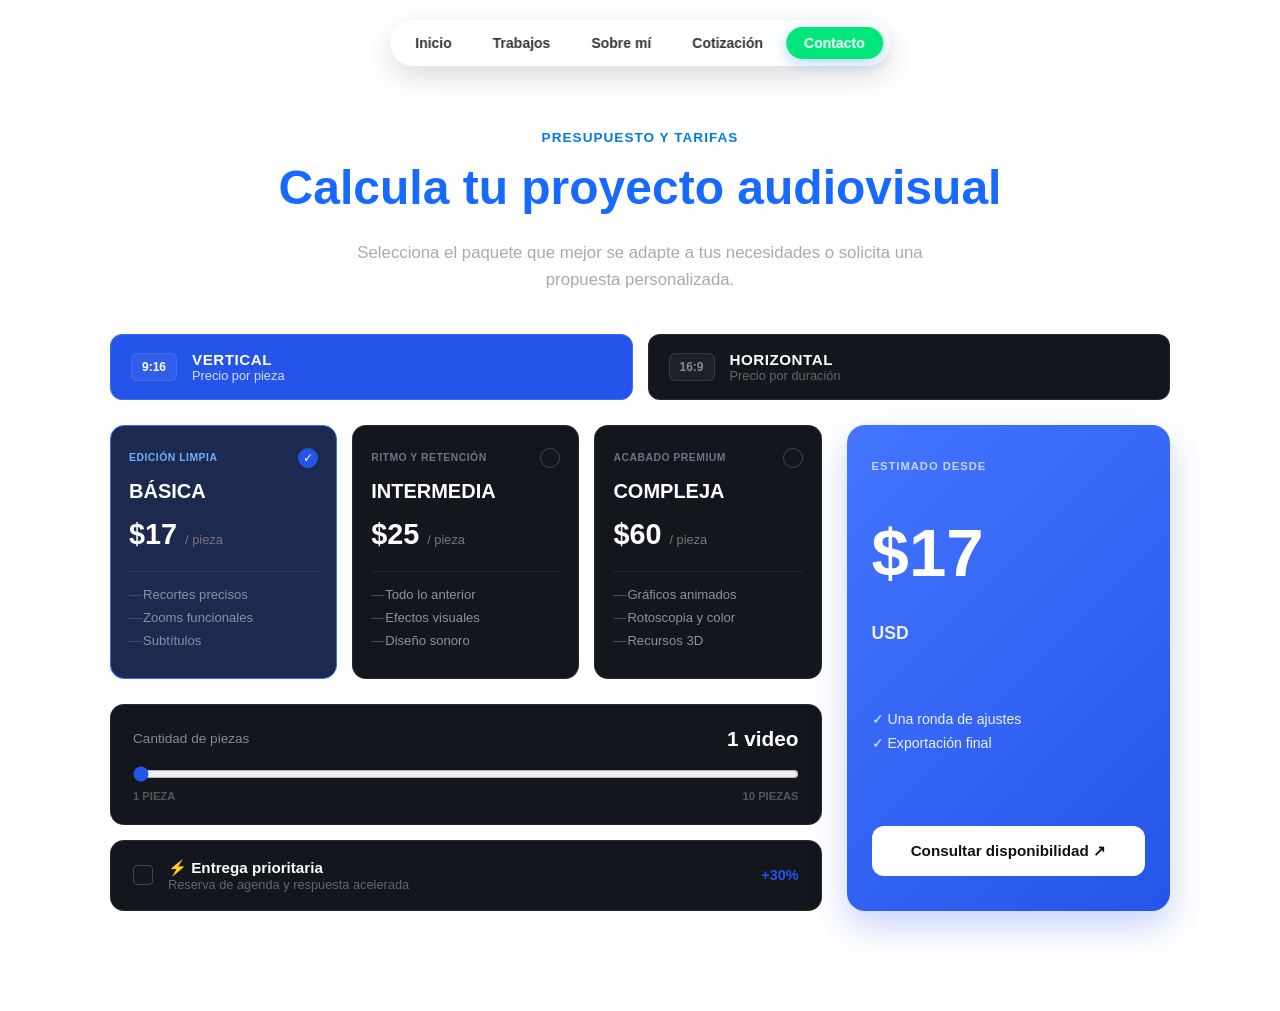
<file: cotizacion.html>
<!DOCTYPE html>
<html lang="es">
<head>
    <meta charset="UTF-8">
    <meta name="viewport" content="width=device-width, initial-scale=1.0">
    <title>Cotización - Editor de Video</title>
    <link rel="stylesheet" href="style.css">
</head>
<body>

    <!-- NAVBAR FLOTANTE IDÉNTICO AL PRINCIPAL -->
    <nav class="navbar-flotante" id="navbar-menu">
        <div class="nav-indicator"></div>
        <a href="index.html#inicio" class="nav-inicio">Inicio</a>
        <a href="index.html#trabajos" class="nav-trabajos">Trabajos</a>
        <a href="index.html#sobre-mi" class="nav-sobre">Sobre mí</a>
        <a href="cotizacion.html" class="nav-cotizacion">Cotización</a>
        <a href="index.html#contacto" class="btn-destacado">Contacto</a>
    </nav>

    <!-- ENCABEZADO PRINCIPAL -->
    <section class="encabezado-cotizador">
        <span class="subtitulo-categoria">PRESUPUESTO Y TARIFAS</span>
        <h1 class="titulo-presentacion" style="color: #1869ff; margin-top: 10px;">Calcula tu proyecto audiovisual</h1>
        <p class="texto-presentacion" style="color: #aaa; max-width: 600px; margin: 0 auto;">
            Selecciona el paquete que mejor se adapte a tus necesidades o solicita una propuesta personalizada.
        </p>
    </section>

    <!-- CONTENEDOR DEL COTIZADOR INTERACTIVO -->
    <section class="contenedor-cotizador">
        
        <!-- Pestañas Formato: Vertical / Horizontal -->
        <div class="cotizador-formato-tabs">
            <button class="tab-formato activo" data-formato="vertical">
                <span class="ico-formato">9:16</span>
                <div class="info-tab">
                    <strong>VERTICAL</strong>
                    <small>Precio por pieza</small>
                </div>
            </button>
            <button class="tab-formato" data-formato="horizontal">
                <span class="ico-formato">16:9</span>
                <div class="info-tab">
                    <strong>HORIZONTAL</strong>
                    <small>Precio por duración</small>
                </div>
            </button>
        </div>

        <!-- GRID PRINCIPAL (Planes + Controles a la izq / Card de Totales a la der) -->
        <div class="cotizador-grid">
            
            <div class="cotizador-panel-izq">
                <!-- Planes de Edición -->
                <div class="planes-grid">
                    
                    <div class="card-plan activo" data-plan="basica" data-precio="17">
                        <div class="plan-header">
                            <span class="badge-plan">EDICIÓN LIMPIA</span>
                            <span class="check-icon">✓</span>
                        </div>
                        <h3>BÁSICA</h3>
                        <div class="precio-plan">$<span class="val-p">17</span> <small>/ pieza</small></div>
                        <ul class="lista-features">
                            <li>Recortes precisos</li>
                            <li>Zooms funcionales</li>
                            <li>Subtítulos</li>
                        </ul>
                    </div>

                    <div class="card-plan" data-plan="intermedia" data-precio="25">
                        <div class="plan-header">
                            <span class="badge-plan">RITMO Y RETENCIÓN</span>
                            <span class="check-icon">✓</span>
                        </div>
                        <h3>INTERMEDIA</h3>
                        <div class="precio-plan">$<span class="val-p">25</span> <small>/ pieza</small></div>
                        <ul class="lista-features">
                            <li>Todo lo anterior</li>
                            <li>Efectos visuales</li>
                            <li>Diseño sonoro</li>
                        </ul>
                    </div>

                    <div class="card-plan" data-plan="compleja" data-precio="60">
                        <div class="plan-header">
                            <span class="badge-plan">ACABADO PREMIUM</span>
                            <span class="check-icon">✓</span>
                        </div>
                        <h3>COMPLEJA</h3>
                        <div class="precio-plan">$<span class="val-p">60</span> <small>/ pieza</small></div>
                        <ul class="lista-features">
                            <li>Gráficos animados</li>
                            <li>Rotoscopia y color</li>
                            <li>Recursos 3D</li>
                        </ul>
                    </div>

                </div>

                <!-- Selector de Cantidad (Slider) -->
                <div class="box-control-cantidad">
                    <div class="cant-header">
                        <label for="range-videos">Cantidad de piezas</label>
                        <span id="cant-display">1 video</span>
                    </div>
                    <input type="range" id="range-videos" min="1" max="10" value="1" step="1">
                    <div class="range-labels">
                        <span>1 PIEZA</span>
                        <span>10 PIEZAS</span>
                    </div>
                </div>

                <!-- Option Checkbox (Entrega Prioritaria) -->
                <div class="box-addon">
                    <label class="addon-label">
                        <input type="checkbox" id="check-prioritaria">
                        <span class="custom-checkbox"></span>
                        <div class="addon-info">
                            <strong>⚡ Entrega prioritaria</strong>
                            <p>Reserva de agenda y respuesta acelerada</p>
                        </div>
                        <span class="addon-precio">+30%</span>
                    </label>
                </div>

            </div>

            <!-- Panel Derecho: Resumen y Precio Final -->
            <div class="cotizador-panel-der">
                <div class="card-total-azul">
                    <span class="sub-estimado">ESTIMADO DESDE</span>
                    <div class="monto-total">$<span id="total-monto">17</span></div>
                    <span class="moneda-label">USD</span>

                    <ul class="lista-garantias">
                        <li>✓ Una ronda de ajustes</li>
                        <li>✓ Exportación final</li>
                    </ul>

                    <a href="#" id="btn-whatsapp-cotiza" target="_blank" class="btn-consultar-disp">
                        Consultar disponibilidad ↗
                    </a>
                </div>
            </div>

        </div>

    </section>

    <!-- SCRIPT DE NAVEGACIÓN Y CÁLCULO -->
    <script>
        // 1. Navbar Animación Flotante
        const navbar = document.getElementById('navbar-menu');
        const indicator = navbar.querySelector('.nav-indicator');
        const links = navbar.querySelectorAll('a:not(.btn-destacado)');

        function moveIndicator(element) {
            const navRect = navbar.getBoundingClientRect();
            const linkRect = element.getBoundingClientRect();
            const leftPos = linkRect.left - navRect.left;

            indicator.style.opacity = '1';
            indicator.style.transform = 'scale(1)';
            indicator.style.left = leftPos + 'px';
            indicator.style.width = linkRect.width + 'px';
        }

        links.forEach(link => {
            link.addEventListener('mouseenter', (e) => {
                moveIndicator(e.target);
            });
        });

        navbar.addEventListener('mouseleave', () => {
            indicator.style.opacity = '0';
            indicator.style.transform = 'scale(0.92)';
        });

        // 2. Lógica del Cotizador Dinámico
        const preciosBase = {
            vertical: { basica: 17, intermedia: 25, compleja: 60 },
            horizontal: { basica: 35, intermedia: 55, compleja: 110 }
        };

        let estado = {
            formato: 'vertical',
            plan: 'basica',
            cantidad: 1,
            prioritaria: false
        };

        const tabsFormato = document.querySelectorAll('.tab-formato');
        const cardsPlan = document.querySelectorAll('.card-plan');
        const rangeVideos = document.getElementById('range-videos');
        const cantDisplay = document.getElementById('cant-display');
        const checkPrioritaria = document.getElementById('check-prioritaria');
        const totalMonto = document.getElementById('total-monto');
        const btnWhatsapp = document.getElementById('btn-whatsapp-cotiza');

        function actualizarPreciosUI() {
            // Actualizar precios visibles en las cards según formato elegido
            cardsPlan.forEach(card => {
                const planKey = card.getAttribute('data-plan');
                const nuevoPrecio = preciosBase[estado.formato][planKey];
                card.setAttribute('data-precio', nuevoPrecio);
                card.querySelector('.val-p').textContent = nuevoPrecio;
            });

            // Calcular Total
            const precioUnitario = preciosBase[estado.formato][estado.plan];
            let subtotal = precioUnitario * estado.cantidad;

            if (estado.prioritaria) {
                subtotal *= 1.30; // +30%
            }

            const totalFinal = Math.round(subtotal);
            totalMonto.textContent = totalFinal;

            // Actualizar link de WhatsApp con mensaje personalizado
            const numTelefono = "51900000000"; // Reemplaza por tu número de WhatsApp
            const msj = encodeURIComponent(
                `¡Hola! Quisiera cotizar un proyecto audiovisual:\n` +
                `- Formato: ${estado.formato.toUpperCase()}\n` +
                `- Plan: ${estado.plan.toUpperCase()}\n` +
                `- Cantidad: ${estado.cantidad} video(s)\n` +
                `- Entrega prioritaria: ${estado.prioritaria ? 'Sí' : 'No'}\n` +
                `- Estimado: $${totalFinal} USD`
            );
            btnWhatsapp.href = `https://wa.me/${numTelefono}?text=${msj}`;
        }

        // Eventos Formato (Tabs)
        tabsFormato.forEach(tab => {
            tab.addEventListener('click', () => {
                tabsFormato.forEach(t => t.classList.remove('activo'));
                tab.classList.add('activo');
                estado.formato = tab.getAttribute('data-formato');
                actualizarPreciosUI();
            });
        });

        // Eventos Plan
        cardsPlan.forEach(card => {
            card.addEventListener('click', () => {
                cardsPlan.forEach(c => c.classList.remove('activo'));
                card.classList.add('activo');
                estado.plan = card.getAttribute('data-plan');
                actualizarPreciosUI();
            });
        });

        // Evento Cantidad (Slider)
        rangeVideos.addEventListener('input', (e) => {
            estado.cantidad = parseInt(e.target.value);
            cantDisplay.textContent = `${estado.cantidad} ${estado.cantidad === 1 ? 'video' : 'videos'}`;
            actualizarPreciosUI();
        });

        // Evento Prioritaria (Checkbox)
        checkPrioritaria.addEventListener('change', (e) => {
            estado.prioritaria = e.target.checked;
            actualizarPreciosUI();
        });

        // Inicializar
        actualizarPreciosUI();
    </script>
</body>
</html>
</file>
<file: style.css>
* {
    margin: 0;
    padding: 0;
    box-sizing: border-box;
}

body {
    font-family: 'Segoe UI', Tahoma, Geneva, Verdana, sans-serif;
    background-color: #ffffff;
    color: #ffffff;
    overflow-x: hidden;
}

/* ================= NAVBAR FLOTANTE ================= */
.navbar-flotante {
    position: fixed;
    top: 20px;
    left: 50%;
    transform: translateX(-50%);
    background: rgba(255, 255, 255, 0.8);
    backdrop-filter: blur(12px);
    -webkit-backdrop-filter: blur(12px);
    padding: 6px;
    border-radius: 40px;
    display: flex;
    gap: 5px;
    align-items: center;
    z-index: 1000;
    box-shadow: 0 10px 30px rgba(0, 0, 0, 0.15);
    border: 1px solid rgba(255, 255, 255, 0.5);
}

/* Enlaces del menú */
.navbar-flotante a {
    text-decoration: none;
    color: #333333;
    font-size: 14px;
    font-weight: 600;
    padding: 8px 18px;
    border-radius: 20px;
    position: relative;
    z-index: 2;
    /* Transición suave de color y zoom con curva fluida estilo Apple */
    transition: color 0.3s ease, transform 0.3s cubic-bezier(0.25, 1, 0.5, 1);
}

/* 🎨 Colores independientes para el hover de cada opción */

/* 1. Color al pasar el mouse por "Inicio" */
.navbar-flotante a.nav-inicio:hover {
    transform: scale(1.08);
    color: #ff3366;
    /* Cambia este color a tu gusto */
}

/* 2. Color al pasar el mouse por "Trabajos" */
.navbar-flotante a.nav-trabajos:hover {
    transform: scale(1.08);
    color: #00e5ff;
    /* Cambia este color a tu gusto */
}

/* 3. Color al pasar el mouse por "Sobre mí" */
.navbar-flotante a.nav-sobre:hover {
    transform: scale(1.08);
    color: #a633ff;
    /* Cambia este color a tu gusto */
}

/* 4. Color al pasar el mouse por "Cotización" */
.navbar-flotante a.nav-cotizacion:hover {
    transform: scale(1.08);
    color: #a633ff;
    /* Cambia este color a tu gusto */
}

/* 💧 Pastilla de Cristal Líquido (Efecto Apple con alto contraste y sombra) */
.nav-indicator {
    position: absolute;
    top: 6px;
    bottom: 6px;
    left: 0;
    width: 0;
    background: rgba(255, 255, 255, 0.95);
    backdrop-filter: blur(8px);
    -webkit-backdrop-filter: blur(8px);
    border: 1px solid rgba(0, 0, 0, 0.06);
    border-radius: 20px;
    box-shadow: 0 4px 15px rgba(0, 0, 0, 0.1), inset 0 1px 0 rgba(255, 255, 255, 1);
    z-index: 1;
    
    /* Estado inicial */
    opacity: 0;
    transform: scale(0.92);
    transform-origin: center;
    
    /* Transición fluida */
    transition: left 0.35s cubic-bezier(0.25, 1, 0.5, 1),
                width 0.35s cubic-bezier(0.25, 1, 0.5, 1),
                opacity 0.25s ease,
                transform 0.25s cubic-bezier(0.25, 1, 0.5, 1);
    pointer-events: none;
}

/* Botón destacado (Contacto / Ver más) */
.navbar-flotante a.btn-destacado {
    background-color: #00e67b;
    color: white;
    box-shadow: 0 4px 15px rgba(0, 122, 230, 0.3);
}

.navbar-flotante a.btn-destacado:hover {
    color: white;
}


/* ================= SECCIÓN 1: HERO (VIDEO PRESENTACIÓN) ================= */
.hero-section {
    width: 100%;
    min-height: 100vh;
    display: flex;
    justify-content: center;
    align-items: center;
    background: radial-gradient(circle, #2a2a2a 0%, #0d0d0d 100%);
    padding: 100px 4% 60px 4%;
}

.contenedor-video-hero {
    width: 90%;
    max-width: 1280px;
    aspect-ratio: 16 / 9;
    border-radius: 20px;
    overflow: hidden;
    box-shadow: 0 25px 60px rgba(0, 0, 0, 0.7);
    background-color: #000000;
    display: flex;
    justify-content: center;
    align-items: center;
}

#video-presentacion {
    width: 100%;
    height: 100%;
    object-fit: cover;
    display: block;
}

@media (max-width: 768px) {
    .contenedor-video-hero {
        width: 96%;
        border-radius: 12px;
    }
}


/* ================= SECCIÓN 2: PRESENTACIÓN ================= */
.seccion-presentacion {
    background-color: #ffffff;
    color: #111111;
    padding: 120px 8%;
    width: 100%;
    display: flex;
    justify-content: center;
}

.contenedor-presentacion {
    max-width: 1200px;
    width: 100%;
    display: flex;
    align-items: center;
    justify-content: space-between;
    gap: 60px;
}

.info-presentacion {
    flex: 1;
    text-align: left;
}

.subtitulo-categoria {
    color: #007ae6;
    font-size: 0.85rem;
    font-weight: 700;
    letter-spacing: 1px;
    text-transform: uppercase;
    display: block;
    margin-bottom: 15px;
}

.titulo-presentacion {
    font-size: 3rem;
    font-weight: 800;
    line-height: 1.15;
    margin-bottom: 25px;
    color: #0d0d0d;
}

.texto-presentacion {
    font-size: 1.05rem;
    line-height: 1.6;
    color: #555555;
    margin-bottom: 35px;
}

.tags-habilidades {
    display: flex;
    flex-wrap: wrap;
    gap: 10px;
}

.tags-habilidades span {
    background-color: #f0f2f5;
    color: #333333;
    padding: 8px 18px;
    border-radius: 20px;
    font-size: 0.85rem;
    font-weight: 600;
}

.foto-presentacion img {
    width: 320px;
    height: 320px;
    border-radius: 50%;
    object-fit: cover;
    box-shadow: 0 15px 35px rgba(0, 0, 0, 0.15);
}


/* ================= SECCIÓN 3: MIS TRABAJOS ================= */
.seccion-trabajos {
    background-color: #ffffff;
    padding: 60px 8% 120px 8%;
    display: flex;
    justify-content: center;
}

.contenedor-trabajos {
    max-width: 1200px;
    width: 100%;
}

.titulo-seccion {
    font-size: 3.2rem;
    font-weight: 800;
    color: #0d0d0d;
    margin-bottom: 40px;
    text-align: left;
}

.grid-trabajos {
    display: grid;
    grid-template-columns: repeat(3, 1fr);
    gap: 30px;
}

.tarjeta-trabajo {
    background-color: #ffffff;
    border: 1px solid #eef0f3;
    border-radius: 18px;
    overflow: hidden;
    box-shadow: 0 8px 24px rgba(0, 0, 0, 0.04);
    transition: transform 0.3s ease, box-shadow 0.3s ease;
    display: flex;
    flex-direction: column;
}

.tarjeta-trabajo:hover {
    transform: translateY(-6px);
    box-shadow: 0 16px 36px rgba(0, 0, 0, 0.1);
}

.contenedor-video-vertical {
    width: 100%;
    aspect-ratio: 9 / 16;
    background-color: #000000;
    overflow: hidden;
    position: relative;
}

.contenedor-video-vertical video {
    width: 100%;
    height: 100%;
    object-fit: cover;
    display: block;
}

/* Configuración base compartida para los iframes */
.contenedor-video-vertical iframe {
    width: 100%;
    height: 100%;
    border: none;
    display: block;
    transform-origin: center;
}

/* 🎥 VIDEOS PERSONALIZADOS (Ajustes independientes) */
.video-personalizado-1 {
    transform: translate(0px, 0px) scale(1.00);
}

.video-personalizado-2 {
    transform: translate(0px, 0px) scale(1.00);
}

.video-personalizado-3 {
    transform: translate(0px, 0px) scale(1.0);
}

.video-personalizado-4 {
    transform: translate(0px, 0px) scale(1.0);
}

.video-personalizado-5 {
    transform: translate(0px, 0px) scale(1.0);
}

.video-personalizado-6 {
    transform: translate(0px, 0px) scale(1.0);
}

.info-trabajo {
    padding: 20px;
    text-align: left;
    display: flex;
    flex-direction: column;
    flex-grow: 1;
}

.categoria-trabajo {
    color: #007ae6;
    font-size: 0.75rem;
    font-weight: 700;
    letter-spacing: 0.8px;
    text-transform: uppercase;
    margin-bottom: 8px;
}

.info-trabajo h3 {
    font-size: 1.15rem;
    font-weight: 700;
    color: #111111;
    margin-bottom: 8px;
}

.info-trabajo p {
    font-size: 0.9rem;
    color: #666666;
    line-height: 1.45;
    margin-bottom: 14px;
    flex-grow: 1;
}

.meta-trabajo {
    font-size: 0.8rem;
    color: #999999;
    border-top: 1px solid #f0f0f0;
    padding-top: 12px;
}


/* ================= MEDIA QUERIES / RESPONSIVO ================= */
html {
    scroll-behavior: smooth;
    scroll-padding-top: 100px;
}

@media (max-width: 992px) {
    .grid-trabajos {
        grid-template-columns: repeat(2, 1fr);
    }
}

@media (max-width: 900px) {
    .contenedor-presentacion {
        flex-direction: column-reverse;
        text-align: center;
    }

    .info-presentacion {
        text-align: center;
    }

    .titulo-presentacion {
        font-size: 2.2rem;
    }

    .tags-habilidades {
        justify-content: center;
    }
}

@media (max-width: 600px) {
    .grid-trabajos {
        grid-template-columns: 1fr;
    }

    .titulo-seccion {
        font-size: 2.2rem;
    }
}

/* ================= ESTILOS DE LA VENTANA MODAL ================= */
.modal-overlay {
    position: fixed;
    inset: 0;
    background: rgba(0, 0, 0, 0.6);
    backdrop-filter: blur(8px);
    -webkit-backdrop-filter: blur(8px);
    display: flex;
    justify-content: center;
    align-items: center;
    z-index: 2000;
    
    /* Estado inicial oculto */
    opacity: 0;
    visibility: hidden;
    transition: all 0.3s cubic-bezier(0.25, 0.8, 0.25, 1);
}

/* Clase que activa la ventana mediante JavaScript */
.modal-overlay.activo {
    opacity: 1;
    visibility: visible;
}

.modal-contenedor {
    background: #ffffff;
    color: #111111;
    width: 90%;
    max-width: 600px;
    border-radius: 24px;
    padding: 40px;
    position: relative;
    box-shadow: 0 25px 50px rgba(0, 0, 0, 0.25);
    transform: scale(0.9);
    transition: transform 0.3s cubic-bezier(0.25, 0.8, 0.25, 1);
}

.modal-overlay.activo .modal-contenedor {
    transform: scale(1);
}

.btn-cerrar {
    position: absolute;
    top: 20px;
    right: 20px;
    background: #f0f2f5;
    border: none;
    width: 36px;
    height: 36px;
    border-radius: 50%;
    font-size: 20px;
    cursor: pointer;
    display: flex;
    justify-content: center;
    align-items: center;
    transition: background 0.2s ease;
}

.btn-cerrar:hover {
    background: #e2e8f0;
}

.modal-header h2 {
    font-size: 1.8rem;
    font-weight: 800;
    margin: 8px 0;
    color: #0d0d0d;
}

.subtitulo-modal {
    color: #007ae6;
    font-size: 0.75rem;
    font-weight: 700;
    text-transform: uppercase;
    letter-spacing: 1px;
}

.modal-body {
    margin: 25px 0;
    display: flex;
    flex-direction: column;
    gap: 15px;
}

.opcion-cotizador {
    border: 1px solid #eef0f3;
    padding: 20px;
    border-radius: 14px;
    transition: border-color 0.2s ease, box-shadow 0.2s ease;
}

.opcion-cotizador:hover {
    border-color: #007ae6;
    box-shadow: 0 4px 12px rgba(0, 122, 230, 0.08);
}

.opcion-cotizador h3 {
    font-size: 1.1rem;
    margin-bottom: 5px;
    color: #111;
}

.opcion-cotizador p {
    font-size: 0.9rem;
    color: #666;
    margin-bottom: 10px;
}

.precio-estimado {
    font-weight: 700;
    color: #007ae6;
    font-size: 0.95rem;
}

.modal-footer {
    text-align: center;
}

.btn-pedir-cotizacion {
    display: inline-block;
    background-color: #007ae6;
    color: white;
    text-decoration: none;
    padding: 12px 25px;
    border-radius: 30px;
    font-weight: 600;
    font-size: 0.95rem;
    transition: background 0.2s ease, transform 0.2s ease;
}

.btn-pedir-cotizacion:hover {
    background-color: #005bb5;
    transform: translateY(-2px);
}

/* ================= ESTILOS DEL COTIZADOR INTERACTIVO ================= */

.encabezado-cotizador {
    text-align: center;
    padding: 130px 20px 40px 20px;
}

.contenedor-cotizador {
    max-width: 1100px;
    margin: 0 auto 100px auto;
    padding: 0 20px;
}

/* 1. Tabs de Formato */
.cotizador-formato-tabs {
    display: flex;
    gap: 15px;
    margin-bottom: 25px;
}

.tab-formato {
    flex: 1;
    background: #14161d;
    border: 1px solid rgba(255, 255, 255, 0.08);
    border-radius: 12px;
    padding: 16px 20px;
    display: flex;
    align-items: center;
    gap: 15px;
    color: #888;
    cursor: pointer;
    transition: all 0.3s ease;
}

.tab-formato .ico-formato {
    background: rgba(255, 255, 255, 0.05);
    border: 1px solid rgba(255, 255, 255, 0.1);
    padding: 6px 10px;
    border-radius: 6px;
    font-size: 0.75rem;
    font-weight: 700;
}

.tab-formato .info-tab {
    display: flex;
    flex-direction: column;
    text-align: left;
}

.tab-formato strong {
    color: #fff;
    font-size: 0.95rem;
    letter-spacing: 0.5px;
}

.tab-formato small {
    font-size: 0.8rem;
    color: #666;
}

.tab-formato.activo {
    background: #2555e8;
    border-color: #3b6cff;
    color: #fff;
}

.tab-formato.activo small {
    color: rgba(255, 255, 255, 0.8);
}

/* 2. Grid de Paneles */
.cotizador-grid {
    display: grid;
    grid-template-columns: 2.2fr 1fr;
    gap: 25px;
}

/* 3. Cards de Planes */
.planes-grid {
    display: grid;
    grid-template-columns: repeat(3, 1fr);
    gap: 15px;
    margin-bottom: 25px;
}

.card-plan {
    background: #14161d;
    border: 1px solid rgba(255, 255, 255, 0.08);
    border-radius: 14px;
    padding: 22px 18px;
    cursor: pointer;
    position: relative;
    transition: all 0.3s ease;
}

.card-plan .plan-header {
    display: flex;
    justify-content: space-between;
    align-items: center;
    margin-bottom: 12px;
}

.badge-plan {
    font-size: 0.65rem;
    font-weight: 700;
    color: #6a7488;
    letter-spacing: 0.5px;
}

.check-icon {
    width: 20px;
    height: 20px;
    border-radius: 50%;
    border: 1px solid rgba(255, 255, 255, 0.2);
    display: flex;
    align-items: center;
    justify-content: center;
    font-size: 0.75rem;
    color: transparent;
    transition: all 0.2s ease;
}

.card-plan h3 {
    font-size: 1.25rem;
    color: #fff;
    margin-bottom: 15px;
    font-weight: 800;
}

.precio-plan {
    font-size: 1.8rem;
    font-weight: 800;
    color: #fff;
    margin-bottom: 20px;
}

.precio-plan small {
    font-size: 0.8rem;
    font-weight: 500;
    color: #777;
}

.lista-features {
    list-style: none;
    padding: 0;
    border-top: 1px solid rgba(255, 255, 255, 0.08);
    padding-top: 15px;
}

.lista-features li {
    font-size: 0.82rem;
    color: #8892a4;
    margin-bottom: 8px;
    position: relative;
    padding-left: 14px;
}

.lista-features li::before {
    content: "—";
    position: absolute;
    left: 0;
    color: #4a5568;
}

.card-plan.activo {
    background: #1c2a4f;
    border-color: #3b6cff;
}

.card-plan.activo .badge-plan {
    color: #6cb0ff;
}

.card-plan.activo .check-icon {
    background: #2555e8;
    border-color: #2555e8;
    color: #fff;
}

/* 4. Slider y Addon */
.box-control-cantidad {
    background: #14161d;
    border: 1px solid rgba(255, 255, 255, 0.08);
    border-radius: 14px;
    padding: 22px;
    margin-bottom: 15px;
}

.cant-header {
    display: flex;
    justify-content: space-between;
    align-items: center;
    margin-bottom: 15px;
}

.cant-header label {
    font-size: 0.85rem;
    color: #888;
}

.cant-header span {
    font-size: 1.3rem;
    font-weight: 800;
    color: #fff;
}

#range-videos {
    width: 100%;
    accent-color: #2555e8;
    cursor: pointer;
    margin-bottom: 8px;
}

.range-labels {
    display: flex;
    justify-content: space-between;
    font-size: 0.7rem;
    color: #555;
    font-weight: 700;
}

.box-addon {
    background: #14161d;
    border: 1px solid rgba(255, 255, 255, 0.08);
    border-radius: 14px;
    padding: 18px 22px;
}

.addon-label {
    display: flex;
    align-items: center;
    gap: 15px;
    cursor: pointer;
}

.addon-label input {
    display: none;
}

.custom-checkbox {
    width: 20px;
    height: 20px;
    border: 1px solid rgba(255, 255, 255, 0.2);
    border-radius: 4px;
    display: inline-block;
    transition: all 0.2s ease;
}

.addon-label input:checked + .custom-checkbox {
    background: #2555e8;
    border-color: #2555e8;
}

.addon-info {
    flex: 1;
    text-align: left;
}

.addon-info strong {
    color: #fff;
    font-size: 0.95rem;
    display: block;
}

.addon-info p {
    color: #666;
    font-size: 0.8rem;
    margin: 0;
}

.addon-precio {
    color: #2555e8;
    font-weight: 700;
    font-size: 0.9rem;
}

/* 5. Panel Azul de Total */
.card-total-azul {
    background: linear-gradient(135deg, #4475ff 0%, #2555e8 100%);
    border-radius: 18px;
    padding: 35px 25px;
    display: flex;
    flex-direction: column;
    justify-content: space-between;
    height: 100%;
    box-shadow: 0 15px 35px rgba(37, 85, 232, 0.25);
}

.sub-estimado {
    font-size: 0.7rem;
    font-weight: 800;
    letter-spacing: 1px;
    color: rgba(255, 255, 255, 0.7);
}

.monto-total {
    font-size: 4.2rem;
    font-weight: 900;
    line-height: 1;
    margin: 10px 0 0 0;
    color: #fff;
}

.moneda-label {
    font-size: 1.1rem;
    font-weight: 800;
    color: rgba(255, 255, 255, 0.9);
    margin-bottom: 30px;
}

.lista-garantias {
    list-style: none;
    padding: 0;
    margin-bottom: 30px;
}

.lista-garantias li {
    font-size: 0.88rem;
    color: rgba(255, 255, 255, 0.9);
    margin-bottom: 8px;
}

.btn-consultar-disp {
    background: #ffffff;
    color: #111;
    text-decoration: none;
    padding: 16px 20px;
    border-radius: 12px;
    font-weight: 800;
    font-size: 0.95rem;
    text-align: center;
    transition: transform 0.2s ease, box-shadow 0.2s ease;
}

.btn-consultar-disp:hover {
    transform: translateY(-2px);
    box-shadow: 0 8px 20px rgba(0, 0, 0, 0.2);
}

@media (max-width: 900px) {
    .cotizador-grid {
        grid-template-columns: 1fr;
    }
    .planes-grid {
        grid-template-columns: 1fr;
    }
}

/* ================= HERRAMIENTAS MINIMALISTAS ================= */

.herramientas-minimalistas {
    margin-top: 35px;
    padding-top: 25px;
    border-top: 1px solid rgba(0, 0, 0, 0.08); /* O rgba(255, 255, 255, 0.1) si el fondo es oscuro */
}

.subtitulo-herramientas-inline {
    display: block;
    font-size: 0.72rem;
    font-weight: 800;
    letter-spacing: 1.5px;
    color: #007ae6;
    text-transform: uppercase;
    margin-bottom: 20px;
}

.lista-herramientas-horizontal {
    display: flex;
    align-items: center;
    gap: 32px;
    flex-wrap: wrap;
}

.item-herramienta {
    display: flex;
    flex-direction: column;
    align-items: center;
    gap: 10px;
    transition: transform 0.3s cubic-bezier(0.25, 1, 0.5, 1);
    cursor: default;
}

.item-herramienta:hover {
    transform: translateY(-4px);
}

.ico-software {
    width: 44px;
    height: 44px;
    display: flex;
    align-items: center;
    justify-content: center;
}

.svg-logo {
    width: 100%;
    height: 100%;
    filter: drop-shadow(0 4px 10px rgba(0, 0, 0, 0.12));
    transition: transform 0.3s ease, filter 0.3s ease;
}

.item-herramienta:hover .svg-logo {
    transform: scale(1.08);
    filter: drop-shadow(0 6px 16px rgba(0, 0, 0, 0.25));
}

.item-herramienta span {
    font-size: 0.8rem;
    font-weight: 600;
    color: #444444;
    letter-spacing: 0.2px;
}

.img-logo {
    width: 100%;
    height: 100%;
    object-fit: contain;
    filter: drop-shadow(0 4px 10px rgba(0, 0, 0, 0.12));
    transition: transform 0.3s ease, filter 0.3s ease;
}

.item-herramienta:hover .img-logo {
    transform: scale(1.08);
    filter: drop-shadow(0 6px 16px rgba(0, 0, 0, 0.25));
}

/* Contenedor de cada ícono */
.ico-software {
    width: 48px;
    height: 48px;
    display: flex;
    align-items: center;
    justify-content: center;
    overflow: hidden;
}

/* Imagen base */
.img-logo {
    width: 100%;
    height: 100%;
    object-fit: contain;
    filter: drop-shadow(0 4px 10px rgba(0, 0, 0, 0.12));
    transition: transform 0.3s ease, filter 0.3s ease;
}

/* Escala ajustada para Figma para compensar los bordes transparentes del PNG */
.img-logo.img-figma {
    transform: scale(1.22);
}

.item-herramienta:hover .img-logo {
    transform: scale(1.08);
    filter: drop-shadow(0 6px 16px rgba(0, 0, 0, 0.25));
}

.item-herramienta:hover .img-logo.img-figma {
    transform: scale(1.32);
}

/* ================= AJUSTE DE TAMAÑO DE ÍCONOS PNG ================= */

/* Contenedor base de los íconos */
.ico-software {
    width: 48px;
    height: 48px;
    display: flex;
    align-items: center;
    justify-content: center;
    position: relative;
}

/* Propiedades comunes para las imágenes */
.img-logo {
    width: 100%;
    height: 100%;
    object-fit: contain;
    filter: drop-shadow(0 4px 10px rgba(0, 0, 0, 0.12));
    transition: transform 0.3s cubic-bezier(0.25, 1, 0.5, 1), filter 0.3s ease;
}

/* ESCALA INDIVIDUAL (Aumenta los PNGs pequeños con margen transparente) */
.img-logo.img-pr {
    transform: scale(1);
}

.img-logo.img-ae {
    transform: scale(1.35); /* Agranda After Effects */
}

.img-logo.img-ai {
    transform: scale(1);
}

.img-logo.img-figma {
    transform: scale(1.30); /* Agranda Figma */
}

/* ANIMACIÓN AL PASAR EL CURSOR (HOVER) */
.item-herramienta:hover .img-logo.img-pr {
    transform: scale(1.10);
    filter: drop-shadow(0 6px 16px rgba(0, 0, 0, 0.22));
}

.item-herramienta:hover .img-logo.img-ae {
    transform: scale(1.45);
    filter: drop-shadow(0 6px 16px rgba(0, 0, 0, 0.22));
}

.item-herramienta:hover .img-logo.img-ai {
    transform: scale(1.10);
    filter: drop-shadow(0 6px 16px rgba(0, 0, 0, 0.22));
}

.item-herramienta:hover .img-logo.img-figma {
    transform: scale(1.40);
    filter: drop-shadow(0 6px 16px rgba(0, 0, 0, 0.22));
}
</file>
